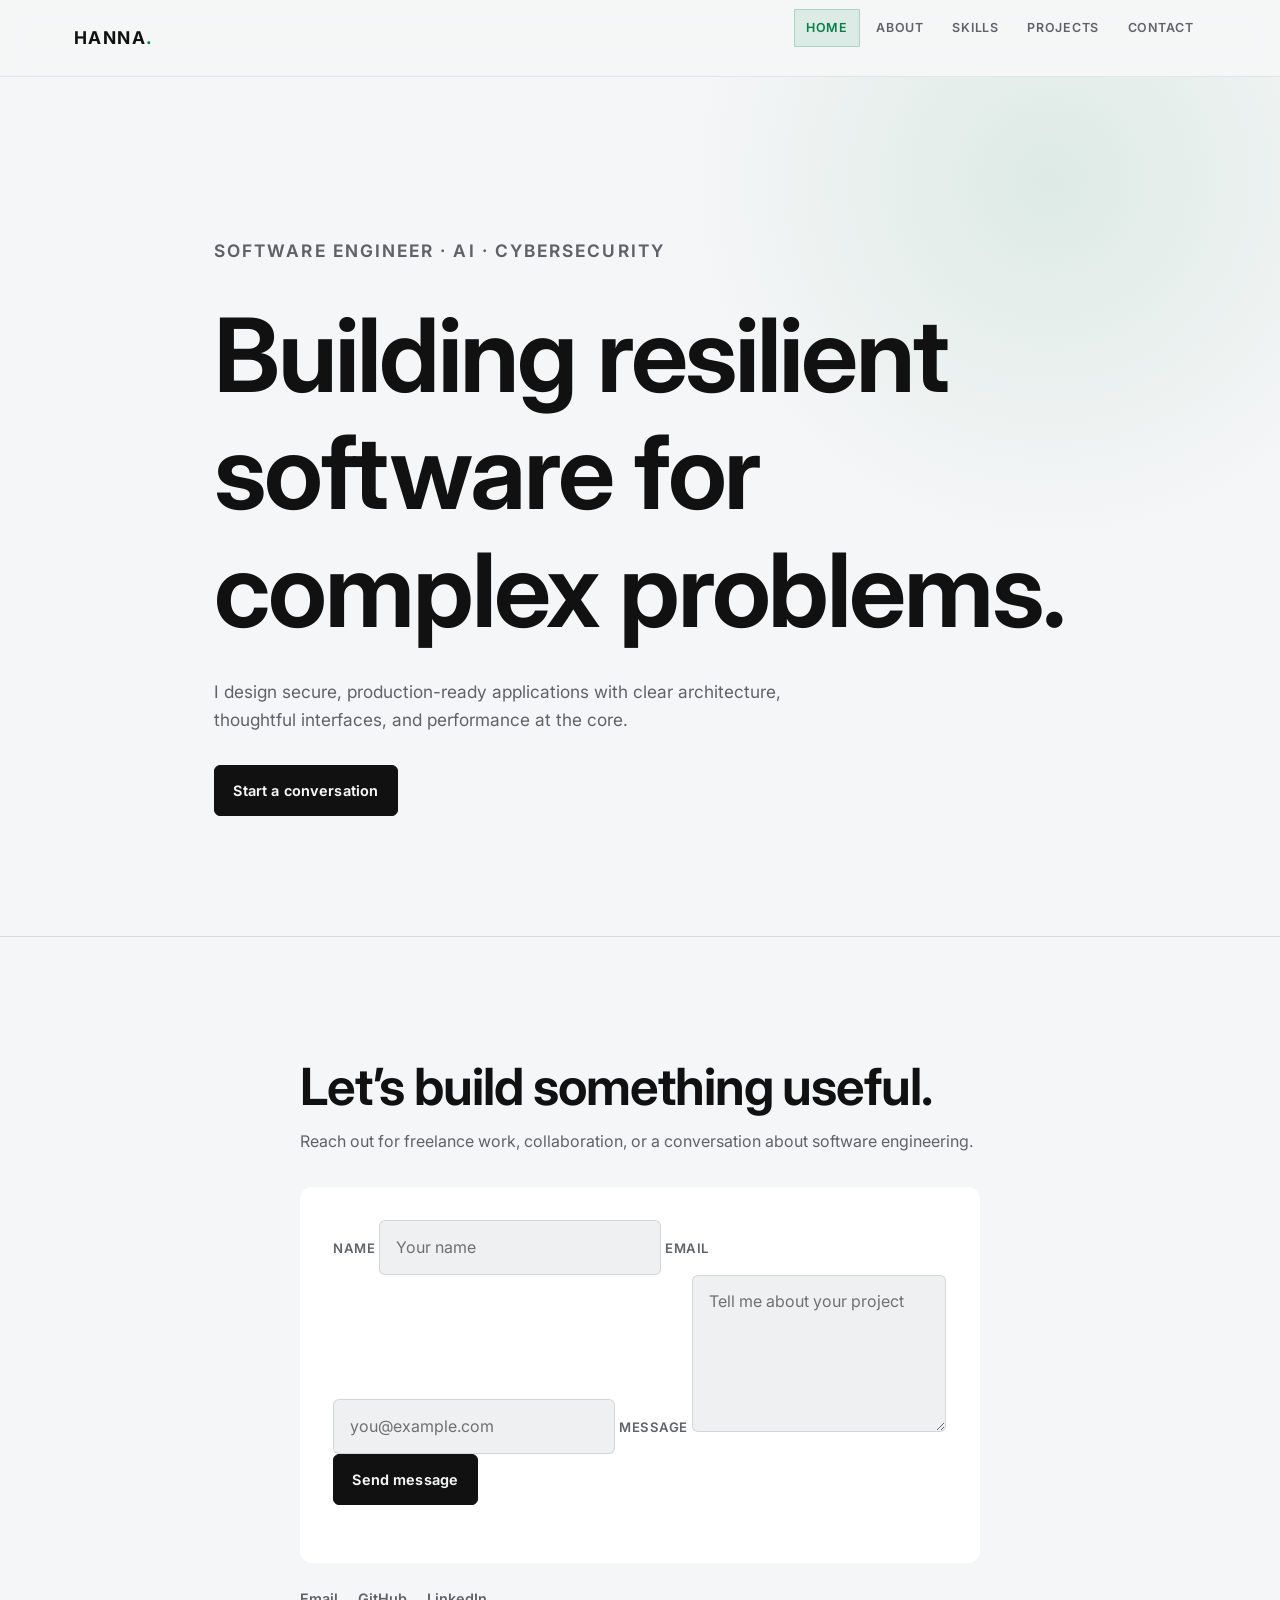
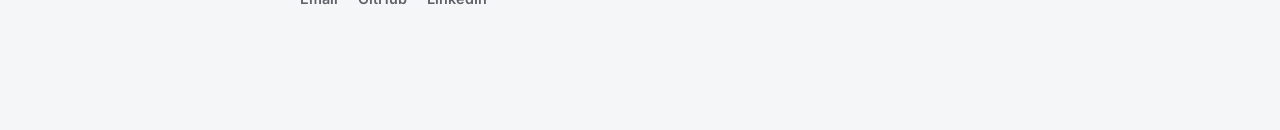
<file: index.html>
<!DOCTYPE html>
<html lang="en">
<head>
    <meta charset="UTF-8">
    <meta name="viewport" content="width=device-width, initial-scale=1.0">
    <title>HANA | Software Engineer Portfolio</title>
    <meta name="description" content="Hana Kassahun | Software Engineer Portfolio">
    <link rel="preconnect" href="https://fonts.googleapis.com">
    <link rel="preconnect" href="https://fonts.gstatic.com" crossorigin>
    <link href="https://fonts.googleapis.com/css2?family=Inter:wght@400;600;700&family=Roboto:wght@400;500;700&display=swap" rel="stylesheet">
    <link rel="stylesheet" href="portfolio.css">
</head>
<body>
    <header>
        <nav class="container" aria-label="Main Navigation">
            <a class="logo" href="index.html">Hanna<span>.</span></a>
            <ul class="nav-links">
                <li><a href="index.html">Home</a></li>
                <li><a href="about.html">About</a></li>
                <li><a href="skills.html">Skills</a></li>
                <li><a href="projects.html">Projects</a></li>
                <li><a href="contact.html">Contact</a></li>
            </ul>
        </nav>
    </header>

    <main>
        <section class="hero" id="hero" aria-labelledby="hero-title">
            <div class="container hero-content">
                <p class="eyebrow">Software Engineer · AI · Cybersecurity</p>
                <h1 id="hero-title">Building resilient software for complex problems.</h1>
                <p class="hero-lede">I design secure, production-ready applications with clear architecture, thoughtful interfaces, and performance at the core.</p>
                <a href="#smart-contact" class="btn">Start a conversation</a>
            </div>
        </section>

        <section id="smart-contact" class="section smart-contact" aria-labelledby="contact-title">
            <div class="container">
                <h2 id="contact-title">Let’s build something useful.</h2>
                <p>Reach out for freelance work, collaboration, or a conversation about software engineering.</p>
                <form id="smart-contact-form" action="https://formspree.io/f/mrenwkwr" method="POST" autocomplete="on">
                    <label for="smart-name">Name</label>
                    <input type="text" id="smart-name" name="name" placeholder="Your name" required>
                    <label for="smart-email">Email</label>
                    <input type="email" id="smart-email" name="email" placeholder="you@example.com" required>
                    <label for="smart-message">Message</label>
                    <textarea id="smart-message" name="message" placeholder="Tell me about your project" rows="5" required></textarea>
                    <button type="submit" class="btn">Send message</button>
                    <div id="smart-contact-success" role="status" aria-live="polite"></div>
                </form>
                <div class="contact-links">
                    <a href="mailto:hannabirle@gmail.com">Email</a>
                    <a href="https://github.com/hanakassahun" target="_blank" rel="noopener">GitHub</a>
                    <a href="https://www.linkedin.com/in/hana-birle/" target="_blank" rel="noopener">LinkedIn</a>
                </div>
            </div>
        </section>
    </main>

    <script src="script.js"></script>
</body>
</html>
</file>
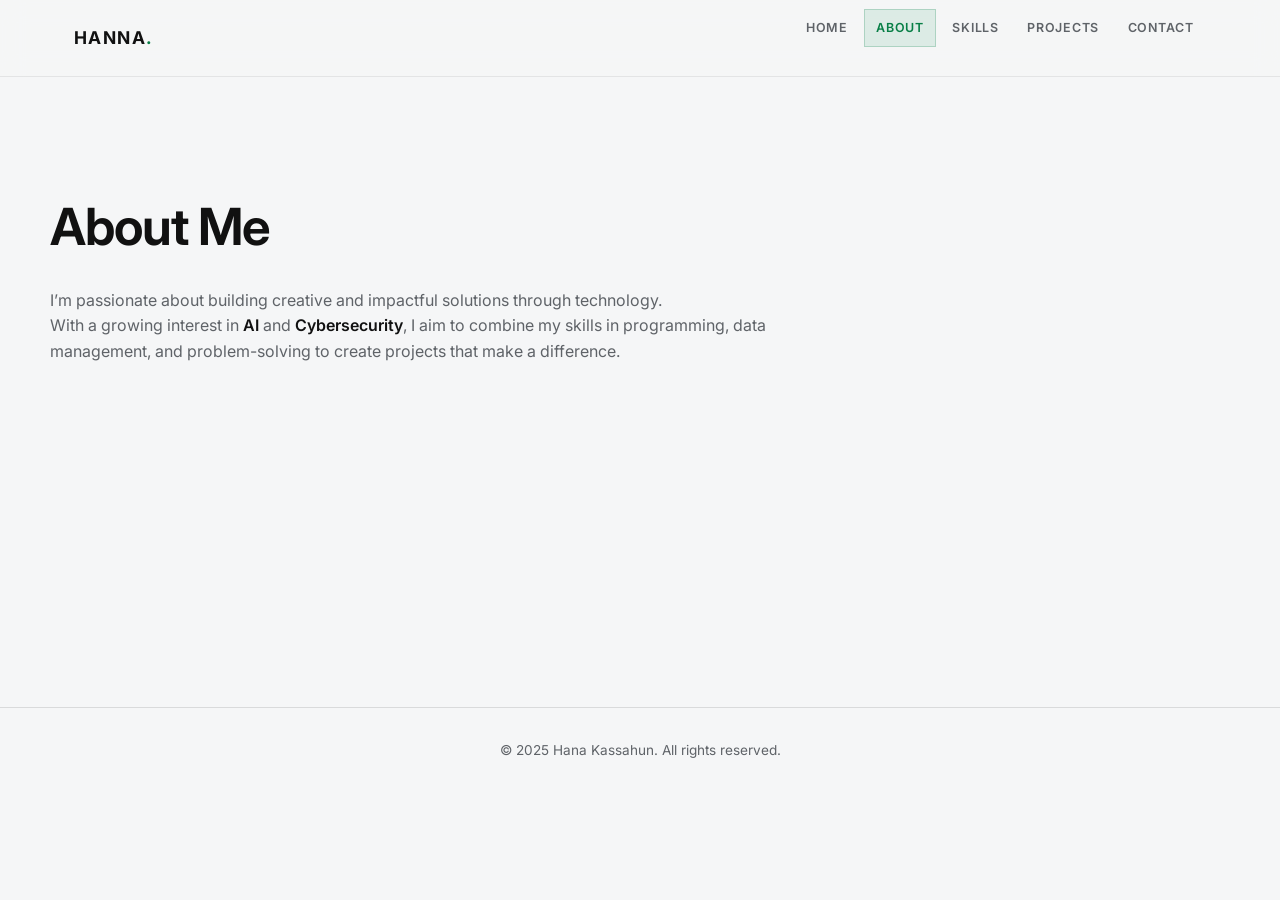
<file: about.html>
<!DOCTYPE html>
<html lang="en">
<head>
    <meta charset="UTF-8">
    <meta name="viewport" content="width=device-width, initial-scale=1.0">
    <title>HANA | About</title>
    <meta name="description" content="Hana Kassahun | Software Engineer Portfolio">
    <link rel="preconnect" href="https://fonts.googleapis.com">
    <link rel="preconnect" href="https://fonts.gstatic.com" crossorigin>
    <link href="https://fonts.googleapis.com/css2?family=Inter:wght@400;600;700&family=Roboto:wght@400;500;700&display=swap" rel="stylesheet">
    <link rel="stylesheet" href="portfolio.css">
</head>
<body>
    <!-- ===== HEADER ===== -->
    <header>
        <nav class="container" aria-label="Main Navigation">
            <div class="logo">Hanna<span>.</span></div>
            <ul class="nav-links">
                <li><a href="index.html">Home</a></li>
                <li><a href="about.html">About</a></li>
                <li><a href="skills.html">Skills</a></li>
                <li><a href="projects.html">Projects</a></li>
                <li><a href="contact.html">Contact</a></li>
            </ul>
        </nav>
    </header>

    <!-- ===== ABOUT SECTION ===== -->
    <main>
        <section class="section">
            <div class="container">
                <h2>About Me</h2>
                <p>
                    I’m passionate about building creative and impactful solutions through technology. <br>
                    With a growing interest in <strong>AI</strong> and <strong>Cybersecurity</strong>, I aim to combine my skills
                    in programming, data management, and problem-solving to create projects that make a difference.
                </p>
            </div>
        </section>
    </main>

    <!-- ===== FOOTER ===== -->
    <footer>
        <div class="container">
            <p>&copy; 2025 Hana Kassahun. All rights reserved.</p>
        </div>
    </footer>
    <script src="script.js"></script>
</body>
</html>
</file>
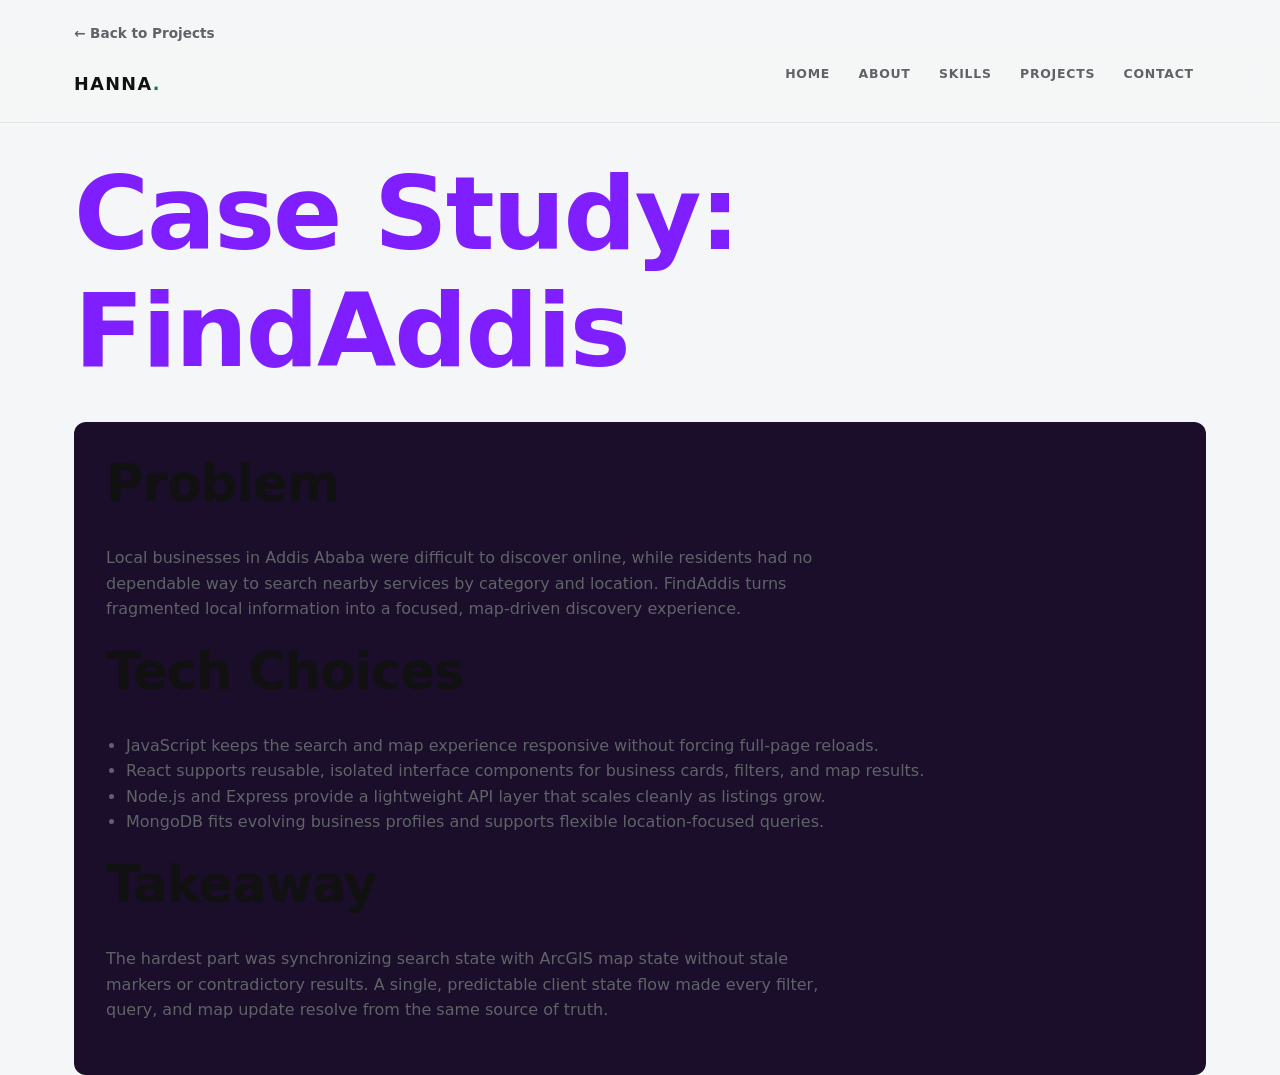
<file: case-study-findaddis.html>
<!DOCTYPE html>
<html lang="en">
<head>
    <meta charset="UTF-8">
    <meta name="viewport" content="width=device-width, initial-scale=1.0">
    <meta name="description" content="Hana Kassahun | Software Engineer Portfolio">
    <title>HANA | FindAddis Case Study</title>
    <link rel="stylesheet" href="portfolio.css">
</head>
<body>
    <p class="case-study-back"><a href="projects.html">&larr; Back to Projects</a></p>
    <header>
        <nav class="container" aria-label="Main Navigation">
            <div class="logo">Hanna<span>.</span></div>
            <ul class="nav-links">
                <li><a href="index.html">Home</a></li>
                <li><a href="about.html">About</a></li>
                <li><a href="skills.html">Skills</a></li>
                <li><a href="projects.html">Projects</a></li>
                <li><a href="contact.html">Contact</a></li>
            </ul>
        </nav>
    </header>
    <main class="container">
        <h1 style="color:#7f1fff;margin-top:2rem;">Case Study: FindAddis</h1>
        <section style="margin-top:2rem;background:#1a0e2a;color:#ffeaff;padding:2rem;border-radius:12px;">
            <h2>Problem</h2>
            <p>Local businesses in Addis Ababa were difficult to discover online, while residents had no dependable way to search nearby services by category and location. FindAddis turns fragmented local information into a focused, map-driven discovery experience.</p>
            <h2>Tech Choices</h2>
            <ul>
                <li>JavaScript keeps the search and map experience responsive without forcing full-page reloads.</li>
                <li>React supports reusable, isolated interface components for business cards, filters, and map results.</li>
                <li>Node.js and Express provide a lightweight API layer that scales cleanly as listings grow.</li>
                <li>MongoDB fits evolving business profiles and supports flexible location-focused queries.</li>
            </ul>
            <h2>Takeaway</h2>
            <p>The hardest part was synchronizing search state with ArcGIS map state without stale markers or contradictory results. A single, predictable client state flow made every filter, query, and map update resolve from the same source of truth.</p>
        </section>
    </main>
    <script src="script.js"></script>
</body>
</html>
</file>
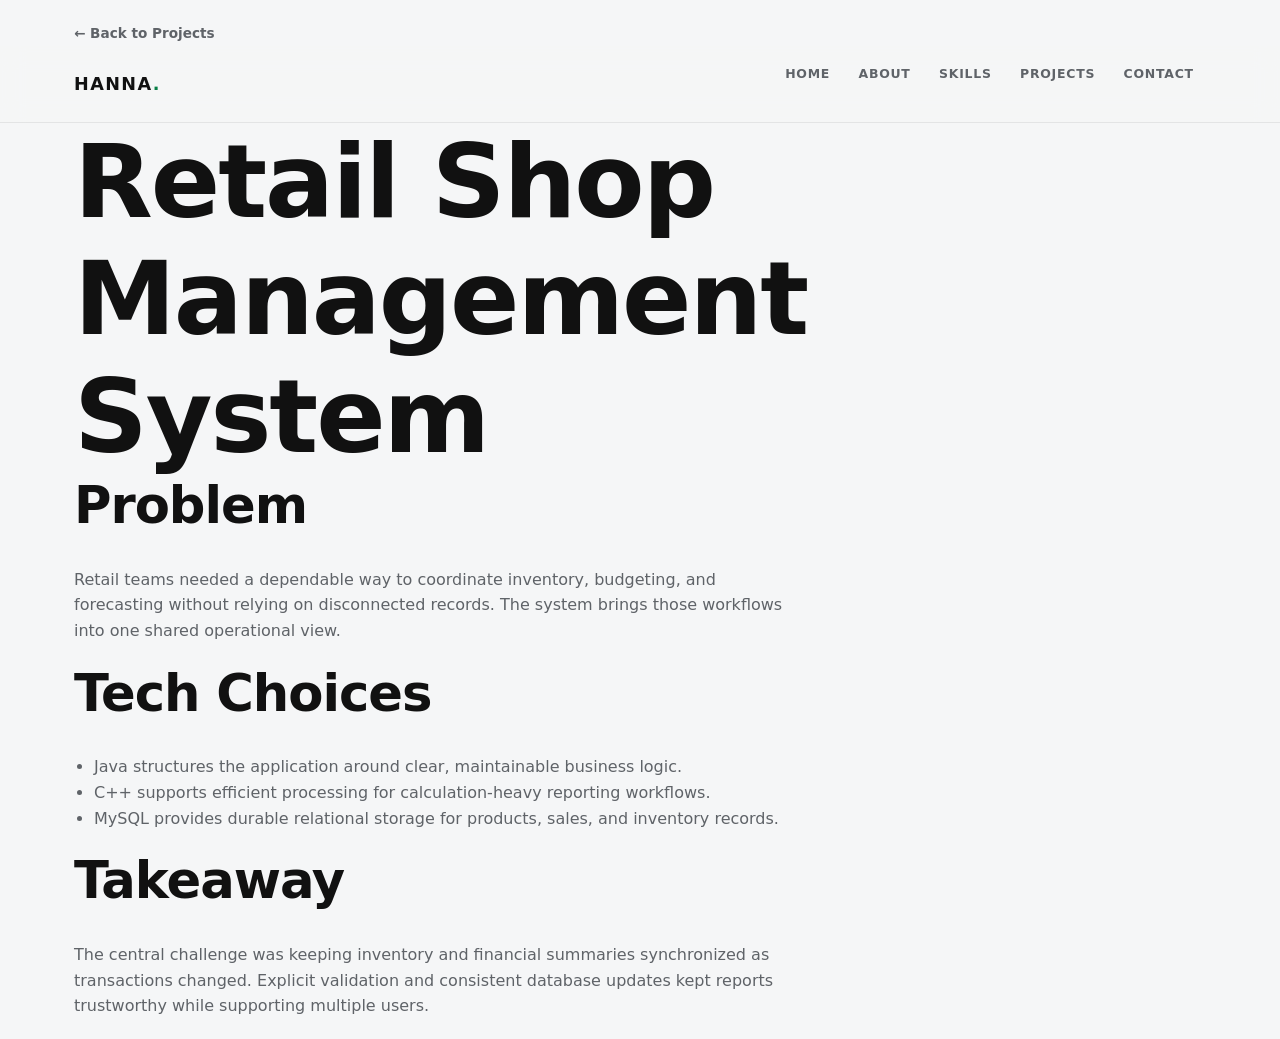
<file: case-study-retail.html>
<!DOCTYPE html>
<html lang="en">
<head>
    <meta charset="UTF-8">
    <meta name="viewport" content="width=device-width, initial-scale=1.0">
    <meta name="description" content="Hana Kassahun | Software Engineer Portfolio">
    <title>HANA | Retail Management Case Study</title>
    <link rel="stylesheet" href="portfolio.css">
</head>
<body>
    <p class="case-study-back"><a href="projects.html">&larr; Back to Projects</a></p>
    <header>
        <nav class="container" aria-label="Main Navigation">
            <a class="logo" href="index.html">Hanna<span>.</span></a>
            <ul class="nav-links">
                <li><a href="index.html">Home</a></li>
                <li><a href="about.html">About</a></li>
                <li><a href="skills.html">Skills</a></li>
                <li><a href="projects.html">Projects</a></li>
                <li><a href="contact.html">Contact</a></li>
            </ul>
        </nav>
    </header>
    <main class="container">
        <h1>Retail Shop Management System</h1>
        <section>
            <h2>Problem</h2>
            <p>Retail teams needed a dependable way to coordinate inventory, budgeting, and forecasting without relying on disconnected records. The system brings those workflows into one shared operational view.</p>
            <h2>Tech Choices</h2>
            <ul>
                <li>Java structures the application around clear, maintainable business logic.</li>
                <li>C++ supports efficient processing for calculation-heavy reporting workflows.</li>
                <li>MySQL provides durable relational storage for products, sales, and inventory records.</li>
            </ul>
            <h2>Takeaway</h2>
            <p>The central challenge was keeping inventory and financial summaries synchronized as transactions changed. Explicit validation and consistent database updates kept reports trustworthy while supporting multiple users.</p>
        </section>
    </main>
    <script src="script.js"></script>
</body>
</html>
</file>
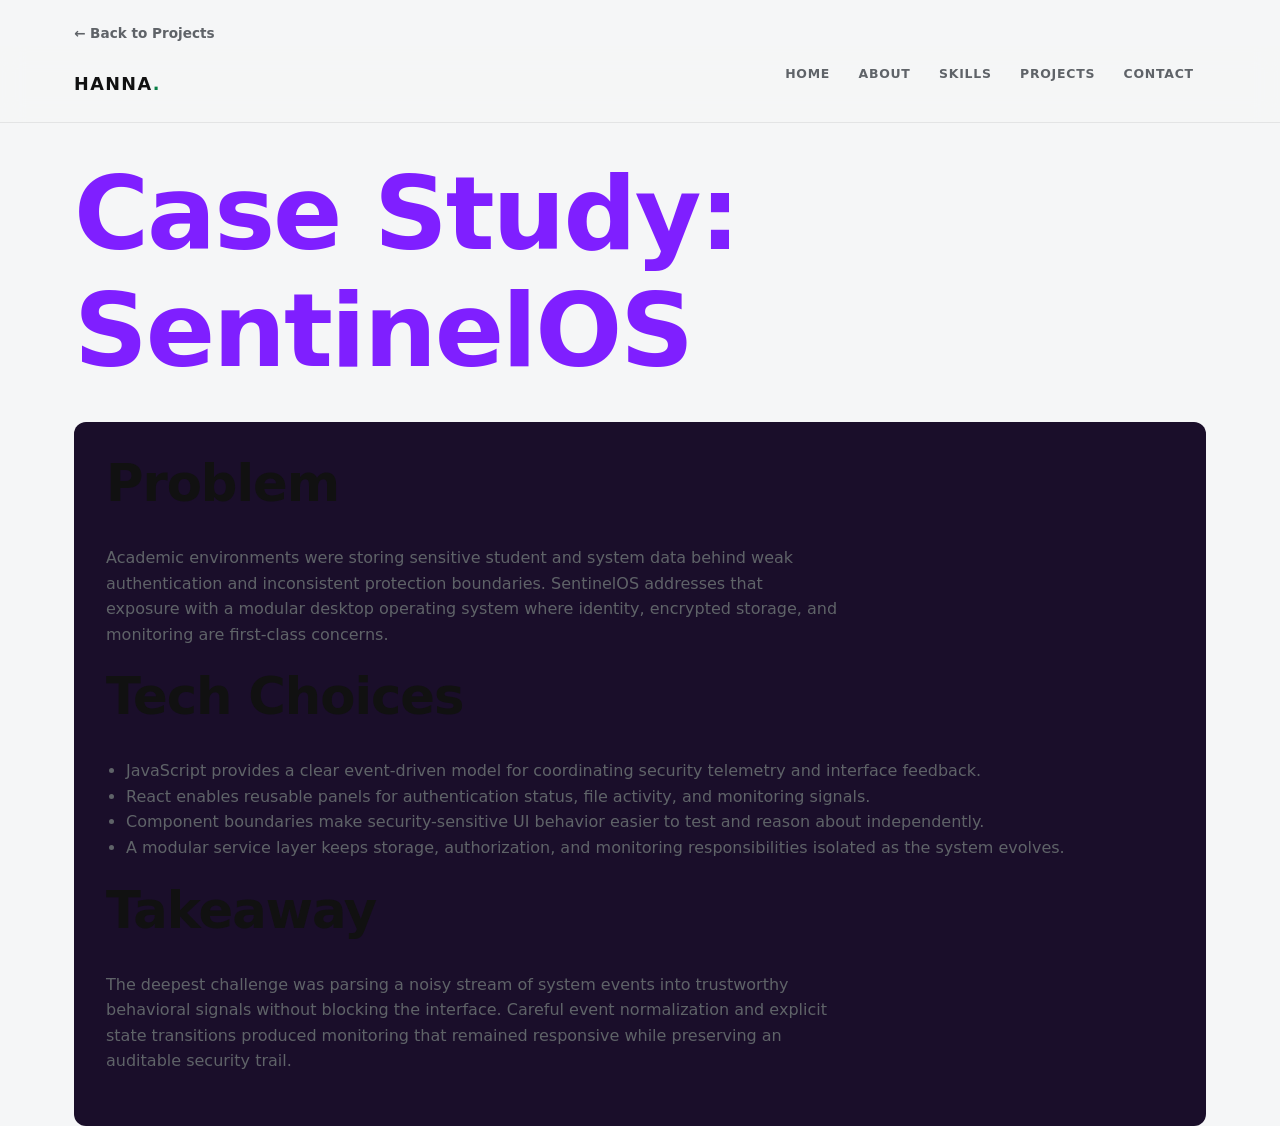
<file: case-study-sentinelos.html>
<!DOCTYPE html>
<html lang="en">
<head>
    <meta charset="UTF-8">
    <meta name="viewport" content="width=device-width, initial-scale=1.0">
    <meta name="description" content="Hana Kassahun | Software Engineer Portfolio">
    <title>HANA | SentinelOS Case Study</title>
    <link rel="stylesheet" href="portfolio.css">
</head>
<body>
    <p class="case-study-back"><a href="projects.html">&larr; Back to Projects</a></p>
    <header>
        <nav class="container" aria-label="Main Navigation">
            <div class="logo">Hanna<span>.</span></div>
            <ul class="nav-links">
                <li><a href="index.html">Home</a></li>
                <li><a href="about.html">About</a></li>
                <li><a href="skills.html">Skills</a></li>
                <li><a href="projects.html">Projects</a></li>
                <li><a href="contact.html">Contact</a></li>
            </ul>
        </nav>
    </header>
    <main class="container">
        <h1 style="color:#7f1fff;margin-top:2rem;">Case Study: SentinelOS</h1>
        <section style="margin-top:2rem;background:#1a0e2a;color:#ffeaff;padding:2rem;border-radius:12px;">
            <h2>Problem</h2>
            <p>Academic environments were storing sensitive student and system data behind weak authentication and inconsistent protection boundaries. SentinelOS addresses that exposure with a modular desktop operating system where identity, encrypted storage, and monitoring are first-class concerns.</p>
            <h2>Tech Choices</h2>
            <ul>
                <li>JavaScript provides a clear event-driven model for coordinating security telemetry and interface feedback.</li>
                <li>React enables reusable panels for authentication status, file activity, and monitoring signals.</li>
                <li>Component boundaries make security-sensitive UI behavior easier to test and reason about independently.</li>
                <li>A modular service layer keeps storage, authorization, and monitoring responsibilities isolated as the system evolves.</li>
            </ul>
            <h2>Takeaway</h2>
            <p>The deepest challenge was parsing a noisy stream of system events into trustworthy behavioral signals without blocking the interface. Careful event normalization and explicit state transitions produced monitoring that remained responsive while preserving an auditable security trail.</p>
        </section>
    </main>
    <script src="script.js"></script>
</body>
</html>
</file>
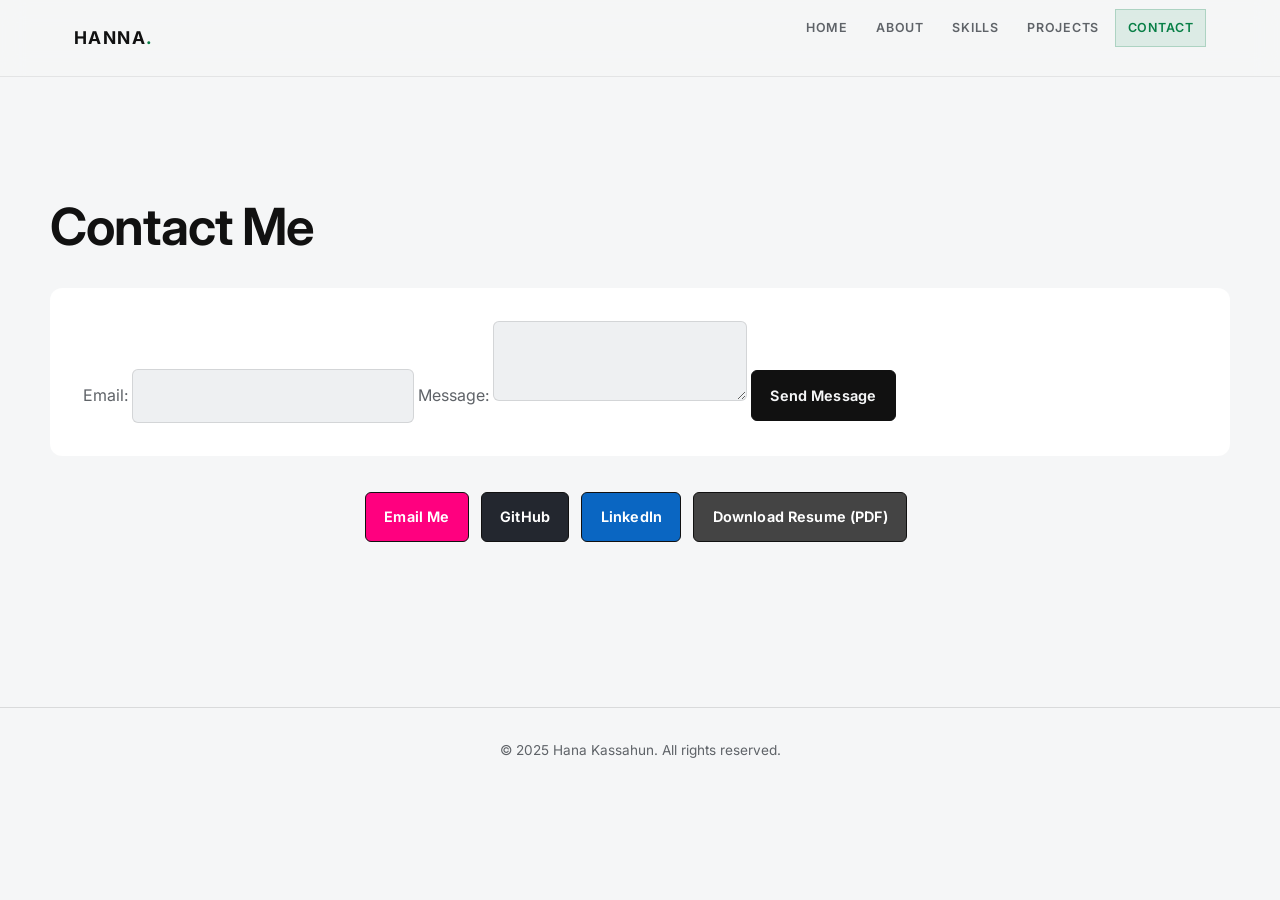
<file: contact.html>
<!DOCTYPE html>
<html lang="en">
<head>
    <meta charset="UTF-8">
    <meta name="viewport" content="width=device-width, initial-scale=1.0">
    <title>HANA | Contact</title>
    <meta name="description" content="Hana Kassahun | Software Engineer Portfolio">
    <link rel="preconnect" href="https://fonts.googleapis.com">
    <link rel="preconnect" href="https://fonts.gstatic.com" crossorigin>
    <link href="https://fonts.googleapis.com/css2?family=Inter:wght@400;600;700&family=Roboto:wght@400;500;700&display=swap" rel="stylesheet">
    <link rel="stylesheet" href="portfolio.css">
</head>
<body>
    <!-- ===== HEADER ===== -->
    <header>
        <nav class="container" aria-label="Main Navigation">
            <div class="logo">Hanna<span>.</span></div>
            <ul class="nav-links">
                <li><a href="index.html">Home</a></li>
                <li><a href="about.html">About</a></li>
                <li><a href="skills.html">Skills</a></li>
                <li><a href="projects.html">Projects</a></li>
                <li><a href="contact.html">Contact</a></li>
            </ul>
        </nav>
    </header>

    <!-- ===== CONTACT SECTION ===== -->
    <main>
        <section id="contact" class="section bg-light">
            <div class="container">
                <h2>Contact Me</h2>
                <form id="contact-form" action="https://formspree.io/f/mrenwkwr" method="POST">
                    <label for="email">Email:</label>
                    <input type="email" id="email" name="email" required>
                    <label for="message">Message:</label>
                    <textarea id="message" name="message" required></textarea>
                    <button type="submit" class="btn">Send Message</button>
                </form>
                <div style="margin-top:2.2rem; text-align:center;">
                    <a href="mailto:hannabirle@gmail.com" class="btn" style="margin:0 0.5rem 1rem 0; background:#ff007f; color:#fff;">Email Me</a>
                    <a href="https://github.com/hanakassahun" class="btn" style="margin:0 0.5rem 1rem 0; background:#23272f; color:#fff;" target="_blank">GitHub</a>
                    <a href="https://www.linkedin.com/in/hana-birle/" class="btn" style="margin:0 0.5rem 1rem 0; background:#0a66c2; color:#fff;" target="_blank" rel="noopener noreferrer">LinkedIn</a>
                    <a href="assets/Hana_Kassahun_Resume.pdf" class="btn" style="margin:0 0.5rem 1rem 0; background:#444; color:#fff;" download="Hana_Kassahun_Resume.pdf" target="_blank" rel="noopener noreferrer">Download Resume (PDF)</a>
                </div>
            </div>
        </section>
    </main>

    <!-- ===== FOOTER ===== -->
    <footer>
        <div class="container">
            <p>&copy; 2025 Hana Kassahun. All rights reserved.</p>
        </div>
    </footer>
    <script src="script.js"></script>
</body>
</html>
</file>
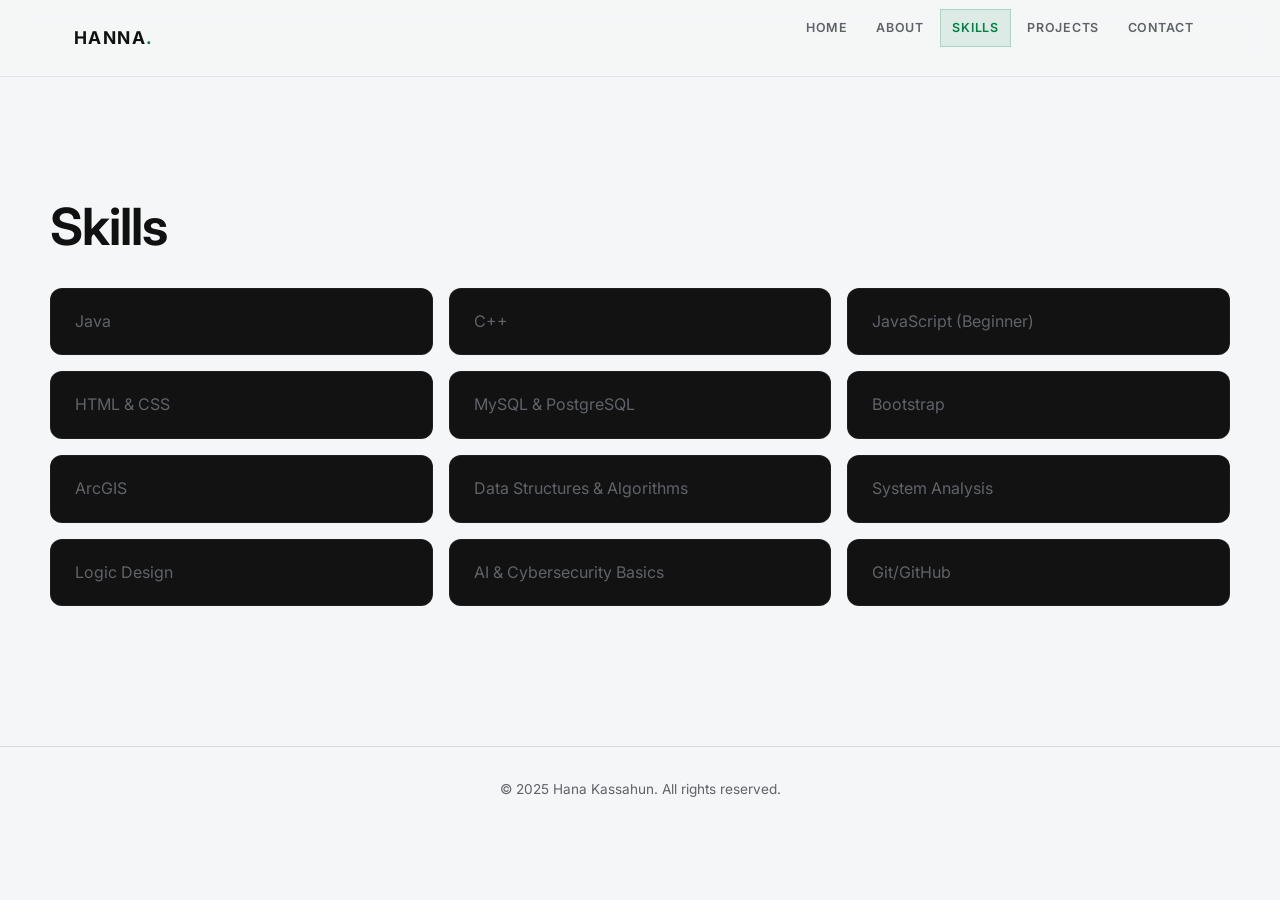
<file: skills.html>
<!DOCTYPE html>
<html lang="en">
<head>
    <meta charset="UTF-8">
    <meta name="viewport" content="width=device-width, initial-scale=1.0">
    <title>HANA | Skills</title>
    <meta name="description" content="Hana Kassahun | Software Engineer Portfolio">
    <link rel="preconnect" href="https://fonts.googleapis.com">
    <link rel="preconnect" href="https://fonts.gstatic.com" crossorigin>
    <link href="https://fonts.googleapis.com/css2?family=Inter:wght@400;600;700&family=Roboto:wght@400;500;700&display=swap" rel="stylesheet">
    <link rel="stylesheet" href="portfolio.css">
</head>
<body>
    <!-- ===== HEADER ===== -->
    <header>
        <nav class="container" aria-label="Main Navigation">
            <div class="logo">Hanna<span>.</span></div>
            <ul class="nav-links">
                <li><a href="index.html">Home</a></li>
                <li><a href="about.html">About</a></li>
                <li><a href="skills.html">Skills</a></li>
                <li><a href="projects.html">Projects</a></li>
                <li><a href="contact.html">Contact</a></li>
            </ul>
        </nav>
    </header>

    <!-- ===== SKILLS SECTION ===== -->
    <main>
        <section id="skills" class="section">
            <div class="container">
                <h2>Skills</h2>
                <ul class="skills-list">
                    <li>Java</li>
                    <li>C++</li>
                    <li>JavaScript (Beginner)</li>
                    <li>HTML &amp; CSS</li>
                    <li>MySQL &amp; PostgreSQL</li>
                    <li>Bootstrap</li>
                    <li>ArcGIS</li>
                    <li>Data Structures &amp; Algorithms</li>
                    <li>System Analysis</li>
                    <li>Logic Design</li>
                    <li>AI &amp; Cybersecurity Basics</li>
                    <li>Git/GitHub</li>
                </ul>
            </div>
        </section>
    </main>

    <!-- ===== FOOTER ===== -->
    <footer>
        <div class="container">
            <p>&copy; 2025 Hana Kassahun. All rights reserved.</p>
        </div>
    </footer>
    <script src="script.js"></script>
</body>
</html>
</file>
<file: portfolio.css>
:root {
    --canvas: #0a0a0a;
    --surface: #121212;
    --surface-elevated: #181818;
    --text: #ffffff;
    --muted: #a3a3a3;
    --line: rgba(255, 255, 255, 0.07);
    --line-strong: rgba(255, 255, 255, 0.14);
    --accent: #00ff66;
    --accent-soft: rgba(0, 255, 102, 0.12);
    --max-width: 1180px;
    --font-sans: Inter, "Inter Tight", system-ui, -apple-system, BlinkMacSystemFont, "Segoe UI", sans-serif;
    --ease: cubic-bezier(0.22, 1, 0.36, 1);
}

* {
    box-sizing: border-box;
    margin: 0;
    padding: 0;
}

html {
    scroll-behavior: smooth;
}

body {
    background: var(--canvas);
    color: var(--text);
    font-family: var(--font-sans);
    font-size: 1rem;
    line-height: 1.6;
    max-width: 100%;
    min-width: 320px;
    overflow-x: hidden;
}

body:not(.dark-mode) {
    --canvas: #f5f6f7;
    --surface: #ffffff;
    --surface-elevated: #eef0f2;
    --text: #111111;
    --muted: #5f6368;
    --line: rgba(17, 17, 17, 0.12);
    --line-strong: rgba(17, 17, 17, 0.2);
    --accent: #087f46;
    --accent-soft: rgba(8, 127, 70, 0.1);
}

body:not(.dark-mode) header {
    background: rgba(245, 246, 247, 0.78);
    border-bottom-color: rgba(17, 17, 17, 0.08);
}

body:not(.dark-mode) .nav-links a:hover,
body:not(.dark-mode) .nav-links a:focus-visible,
body:not(.dark-mode) .nav-links a.active {
    background: var(--accent-soft);
    border-color: rgba(8, 127, 70, 0.22);
}

body:not(.dark-mode) .hero {
    background: radial-gradient(circle at 82% 12%, rgba(8, 127, 70, 0.1), transparent 28%), var(--canvas);
}

body:not(.dark-mode) .hero h2,
body:not(.dark-mode) .hero p,
body:not(.dark-mode) .hero p span {
    color: var(--muted) !important;
}

body:not(.dark-mode) .card,
body:not(.dark-mode) .service-card,
body:not(.dark-mode) .case-card,
body:not(.dark-mode) .analytics-card,
body:not(.dark-mode) #contact-form,
body:not(.dark-mode) #smart-contact-form,
body:not(.dark-mode) main > .container > section[style] {
    background: var(--surface) !important;
    color: var(--muted);
}

body:not(.dark-mode) #contact-form input,
body:not(.dark-mode) #contact-form textarea,
body:not(.dark-mode) #smart-contact-form input,
body:not(.dark-mode) #smart-contact-form textarea,
body:not(.dark-mode) #terminal-input,
body:not(.dark-mode) #aiChatInput {
    background: var(--surface-elevated) !important;
    color: var(--text) !important;
}

body:not(.dark-mode) #aiChatModal,
body:not(.dark-mode) #scannerModal,
body:not(.dark-mode) #projectModal {
    background: rgba(17, 17, 17, 0.36) !important;
}

body:not(.dark-mode) #aiChatModal > div,
body:not(.dark-mode) #scannerModal > div,
body:not(.dark-mode) #projectModal > div {
    background: var(--surface) !important;
    color: var(--text) !important;
}

body.dark-mode {
    --canvas: #0a0a0a;
    --surface: #121212;
    --surface-elevated: #181818;
    --text: #ffffff;
    --muted: #a3a3a3;
    --line: rgba(255, 255, 255, 0.07);
    --line-strong: rgba(255, 255, 255, 0.14);
    --accent: #00ff66;
    --accent-soft: rgba(0, 255, 102, 0.12);
}

::selection {
    background: var(--accent);
    color: var(--canvas);
}

img,
svg,
canvas {
    max-width: 100%;
}

button,
input,
textarea {
    font: inherit;
}

button,
.btn {
    cursor: pointer;
}

button:focus-visible,
a:focus-visible,
input:focus-visible,
textarea:focus-visible {
    outline: 2px solid var(--accent);
    outline-offset: 3px;
}

a {
    color: var(--muted);
    text-decoration: none;
    transition: color 220ms var(--ease), background-color 220ms var(--ease), border-color 220ms var(--ease);
}

a:hover,
a:focus-visible {
    color: var(--accent);
}

.container {
    margin: 0 auto;
    max-width: var(--max-width);
    padding-left: 24px;
    padding-right: 24px;
    width: 100%;
}

header {
    background: rgba(10, 10, 10, 0.75);
    backdrop-filter: blur(12px);
    -webkit-backdrop-filter: blur(12px);
    border-bottom: 1px solid rgba(255, 255, 255, 0.05);
    position: sticky;
    top: 0;
    z-index: 1000;
}

nav {
    align-items: center;
    display: flex;
    justify-content: space-between;
    min-height: 76px;
    width: 100%;
}

.logo {
    color: var(--text);
    font-size: 1.1rem;
    font-weight: 700;
    letter-spacing: 0.08em;
    text-transform: uppercase;
}

.logo span {
    color: var(--accent);
}

.nav-links {
    align-items: center;
    display: flex;
    flex-wrap: wrap;
    gap: 0.25rem;
    list-style: none;
}

.nav-links a {
    border: 1px solid transparent;
    color: var(--muted);
    display: block;
    font-size: 0.78rem;
    font-weight: 600;
    letter-spacing: 0.06em;
    padding: 0.5rem 0.7rem;
    text-transform: uppercase;
}

.nav-links a:hover,
.nav-links a:focus-visible,
.nav-links a.active {
    background: var(--accent-soft);
    border-color: rgba(0, 255, 102, 0.22);
    color: var(--accent);
}

main {
    min-height: 70vh;
}

.section {
    padding: 120px 24px;
}

.section > .container {
    padding-left: 0;
    padding-right: 0;
}

.bg-light,
.bg-dark {
    background: var(--canvas);
}

h1,
h2,
h3,
h4 {
    color: var(--text);
    font-weight: 650;
    letter-spacing: -0.02em;
    line-height: 1.15;
}

h1 {
    font-size: clamp(2.8rem, 8vw, 6.5rem);
    max-width: 950px;
}

h2 {
    font-size: clamp(2rem, 4vw, 3.2rem);
    margin-bottom: 2rem;
}

h3 {
    font-size: 1.2rem;
    margin-bottom: 0.75rem;
}

p,
li {
    color: var(--muted);
}

p {
    margin-bottom: 1.25rem;
    max-width: 72ch;
}

ul,
ol {
    margin-bottom: 1.25rem;
    padding-left: 1.25rem;
}

strong {
    color: var(--text);
    font-weight: 600;
}

.hero {
    background: radial-gradient(circle at 82% 12%, rgba(0, 255, 102, 0.08), transparent 28%), var(--canvas);
    min-height: 78vh;
    padding: 160px 24px 120px;
    position: relative;
}

.hero-content {
    max-width: 900px;
    position: relative;
    z-index: 1;
}

.eyebrow {
    color: var(--accent) !important;
    font-size: 0.78rem !important;
    font-weight: 650;
    letter-spacing: 0.12em;
    margin-bottom: 1.5rem !important;
    text-transform: uppercase;
}

.hero-lede {
    color: var(--muted) !important;
    font-size: clamp(1.05rem, 2vw, 1.3rem) !important;
    margin: 1.75rem 0 2.25rem !important;
    max-width: 600px;
}

.hero h1 span {
    color: var(--text);
}

.hero h2 {
    color: var(--muted) !important;
    font-size: clamp(1.1rem, 2.5vw, 1.65rem);
    font-weight: 500 !important;
    letter-spacing: 0;
    margin: 1.5rem 0 1.25rem !important;
}

.hero p {
    color: var(--muted) !important;
    font-size: 1.08rem !important;
    margin-bottom: 2rem !important;
}

.hero p span {
    color: var(--accent) !important;
    font-size: inherit !important;
}

.hero-overlay {
    display: none;
}

.btn {
    background: var(--text);
    border: 1px solid var(--text);
    border-radius: 6px;
    color: var(--canvas);
    display: inline-block;
    font-size: 0.9rem;
    font-weight: 650;
    letter-spacing: 0.01em;
    padding: 0.8rem 1.15rem;
    transition: background-color 220ms var(--ease), border-color 220ms var(--ease), color 220ms var(--ease), transform 220ms var(--ease);
}

.btn:hover,
.btn:focus-visible {
    background: var(--accent);
    border-color: var(--accent);
    color: var(--canvas);
    transform: translateY(-2px);
}

.grid {
    display: grid;
    gap: 1.25rem;
    grid-template-columns: repeat(auto-fit, minmax(320px, 1fr));
}

.card,
.service-card,
.case-card,
.analytics-card {
    background: #121212 !important;
    border: 1px solid rgba(255, 255, 255, 0.05) !important;
    border-radius: 12px !important;
    box-shadow: none !important;
    color: var(--muted);
    min-width: 0;
    padding: 1.5rem !important;
    transition: border-color 250ms var(--ease), box-shadow 250ms var(--ease), transform 250ms var(--ease);
}

.card:hover,
.service-card:hover,
.case-card:hover,
.analytics-card:hover {
    border-color: rgba(0, 255, 102, 0.25) !important;
    box-shadow: 0 0 0 4px rgba(0, 255, 102, 0.035) !important;
    transform: translateY(-5px);
}

.card::before {
    display: none;
}

.card img {
    border-radius: 8px;
    display: block;
    height: 210px;
    margin-bottom: 1.25rem;
    object-fit: cover;
    width: 100%;
}

.project-screenshot {
    aspect-ratio: 16 / 9;
    border: 1px solid rgba(255, 255, 255, 0.08);
    border-radius: 8px;
    background: #161616;
    overflow: hidden;
    position: relative;
    transition: transform 260ms var(--ease);
    width: 100%;
}

.project-screenshot img {
    border: 0;
    border-radius: 0;
    height: 100%;
    margin: 0;
    object-fit: cover;
    position: relative;
    width: 100%;
    z-index: 1;
}

.project-screenshot.image-missing img {
    display: none;
}

.project-screenshot.image-missing::before {
    color: #a3a3a3;
    content: attr(data-label) " - Preview Coming Soon";
    font-size: 0.9rem;
    font-weight: 500;
    left: 50%;
    letter-spacing: 0.04em;
    position: absolute;
    text-align: center;
    top: 50%;
    transform: translate(-50%, -50%);
    width: 100%;
}

.card:hover .project-screenshot {
    transform: scale(1.02);
}

.card h3,
.service-card h3,
.case-card h3 {
    color: var(--text) !important;
}

.card p,
.service-card p,
.case-card p {
    color: var(--muted) !important;
    font-size: 0.94rem;
}

.card a:not(.btn),
.case-card a:not(.btn) {
    color: var(--muted);
    display: inline-block;
    font-size: 0.86rem;
    font-weight: 600;
    margin: 0.35rem 0.85rem 0 0;
}

.card a:not(.btn):hover,
.case-card a:not(.btn):hover {
    color: var(--accent);
}

.tech-stack {
    display: flex;
    flex-wrap: wrap;
    gap: 0.45rem;
    margin: 1rem 0 1.25rem;
}

.tech-stack span {
    background: var(--accent-soft);
    border: 1px solid rgba(0, 255, 102, 0.18);
    border-radius: 999px;
    color: var(--accent);
    font-size: 0.72rem;
    font-weight: 650;
    letter-spacing: 0.03em;
    padding: 0.25rem 0.55rem;
}

.case-study-link {
    margin-top: 0.5rem;
}

.skills-list {
    display: grid;
    gap: 1rem;
    grid-template-columns: repeat(auto-fit, minmax(320px, 1fr));
    list-style: none;
    padding: 0;
}

.skills-list li {
    background: #121212;
    border: 1px solid rgba(255, 255, 255, 0.05);
    border-radius: 12px;
    color: var(--muted);
    padding: 1.25rem 1.5rem;
    transition: border-color 250ms var(--ease), box-shadow 250ms var(--ease), color 250ms var(--ease);
}

.skills-list li:hover {
    border-color: rgba(0, 255, 102, 0.25);
    box-shadow: 0 0 0 4px rgba(0, 255, 102, 0.035);
    color: var(--text);
}

#contact-form,
#smart-contact-form {
    background: #121212 !important;
    border: 1px solid rgba(255, 255, 255, 0.05) !important;
    border-radius: 12px !important;
    box-shadow: none !important;
    color: var(--muted);
    padding: 2rem !important;
}

.smart-contact {
    border-top: 1px solid var(--line);
}

.smart-contact > .container {
    max-width: 680px;
}

.smart-contact h2 {
    margin-bottom: 0.85rem;
}

.smart-contact > .container > p {
    margin-bottom: 2rem;
}

#smart-contact-form label {
    color: var(--muted);
    font-size: 0.82rem;
    font-weight: 600;
    letter-spacing: 0.04em;
    text-transform: uppercase;
}

#smart-contact-form .btn {
    align-self: flex-start;
}

#smart-contact-success {
    color: var(--accent);
    min-height: 1.6em;
    text-align: left;
}

.contact-links {
    display: flex;
    flex-wrap: wrap;
    gap: 1.25rem;
    margin-top: 1.5rem;
}

.contact-links a {
    color: var(--muted);
    font-size: 0.9rem;
    font-weight: 600;
}

#contact-form input,
#contact-form textarea,
#smart-contact-form input,
#smart-contact-form textarea {
    background: var(--surface-elevated) !important;
    border: 1px solid var(--line) !important;
    border-radius: 6px;
    color: var(--text) !important;
    padding: 0.85rem 1rem !important;
}

#contact-form input::placeholder,
#contact-form textarea::placeholder,
#smart-contact-form input::placeholder,
#smart-contact-form textarea::placeholder {
    color: #707070;
}

#contact-form input:focus,
#contact-form textarea:focus,
#smart-contact-form input:focus,
#smart-contact-form textarea:focus {
    border-color: rgba(0, 255, 102, 0.55) !important;
    outline: none;
}

footer {
    background: var(--canvas);
    border-top: 1px solid var(--line);
    color: var(--muted);
    padding: 2rem 24px;
    text-align: center;
}

footer p {
    font-size: 0.85rem;
    margin: 0 auto;
}

.case-study-back {
    margin: 1.25rem auto 0;
    max-width: var(--max-width);
    padding: 0 24px;
}

.case-study-back a {
    color: var(--muted);
    font-size: 0.85rem;
    font-weight: 600;
}

.case-study-back a:hover {
    color: var(--accent);
}

main > .container > section[style] {
    background: #121212 !important;
    border: 1px solid var(--line);
    border-radius: 12px !important;
    color: var(--muted) !important;
    padding: 2.5rem !important;
}

main > .container > section[style] h2 {
    color: var(--text) !important;
    font-size: 1.6rem;
    margin-top: 2rem;
}

main > .container > section[style] h2:first-child {
    margin-top: 0;
}

.dev-info {
    background: var(--surface-elevated) !important;
    border: 1px solid var(--line) !important;
    border-left: 2px solid var(--accent) !important;
    border-radius: 6px;
    color: var(--muted) !important;
    display: none;
    margin: 1.25rem 0;
    padding: 1rem 1.1rem;
}

.dev-mode .dev-info {
    display: block !important;
}

pre {
    background: var(--surface-elevated) !important;
    border: 1px solid var(--line);
    border-radius: 8px;
    color: var(--muted) !important;
    max-width: 100%;
    overflow-x: auto;
    padding: 1rem;
}

/* Full-screen modal shells retain inline display:none until JavaScript opens them. */
#aiChatModal,
#scannerModal,
#projectModal {
    align-items: center !important;
    background: rgba(10, 10, 10, 0.82) !important;
    backdrop-filter: blur(10px);
    -webkit-backdrop-filter: blur(10px);
    inset: 0;
    justify-content: center !important;
    padding: 24px;
    position: fixed !important;
    z-index: 2000 !important;
}

#aiChatModal > div,
#scannerModal > div,
#projectModal > div {
    background: var(--surface) !important;
    border: 1px solid var(--line-strong);
    border-radius: 12px !important;
    box-shadow: 0 24px 80px rgba(0, 0, 0, 0.55) !important;
    color: var(--text) !important;
    max-height: min(760px, 90vh);
    max-width: 520px !important;
    overflow-y: auto;
    padding: 2rem !important;
    width: min(100%, 520px);
}

#aiChatModal button[id^="close"],
#scannerModal button[id^="close"],
#projectModal button[id^="close"] {
    background: transparent !important;
    border: 1px solid var(--line);
    border-radius: 50%;
    color: var(--muted) !important;
    height: 34px;
    line-height: 1;
    padding: 0;
    width: 34px;
}

#aiChatModal button[id^="close"]:hover,
#scannerModal button[id^="close"]:hover,
#projectModal button[id^="close"]:hover {
    border-color: var(--accent);
    color: var(--accent) !important;
}

#aiChatHistory,
#aiChatArch,
#projectModalArch,
#projectModalTech,
#projectModalDB,
#projectModalChallenges,
#projectModalPerf,
#projectModalRefactor {
    background: var(--surface-elevated) !important;
    border-color: var(--line) !important;
    color: var(--muted) !important;
}

#aiChatInput,
#terminal-input {
    background: var(--surface-elevated) !important;
    border: 1px solid var(--line) !important;
    border-radius: 6px;
    color: var(--text) !important;
}

#terminal-window {
    background: var(--surface) !important;
    border: 1px solid var(--line);
    border-radius: 12px !important;
    box-shadow: none !important;
    color: var(--muted) !important;
    max-width: 600px;
}

.menu-toggle {
    background: transparent;
    border: 1px solid var(--line);
    border-radius: 6px;
    color: var(--muted);
    display: none;
    padding: 0.45rem 0.7rem;
}

@media (max-width: 760px) {
    .section {
        padding: 88px 24px;
    }

    .hero {
        min-height: auto;
        padding: 110px 24px 88px;
    }

    nav {
        align-items: flex-start;
        flex-direction: column;
        gap: 0.75rem;
        padding-bottom: 0.9rem;
        padding-top: 0.9rem;
    }

    .nav-links {
        gap: 0.15rem;
        width: 100%;
    }

    .nav-links a {
        font-size: 0.7rem;
        padding: 0.45rem 0.5rem;
    }

    .grid,
    .skills-list {
        grid-template-columns: 1fr;
    }
}

@media (max-width: 420px) {
    .container,
    .section,
    .hero,
    footer {
        padding-left: 16px;
        padding-right: 16px;
    }

    .case-study-back {
        padding-left: 16px;
        padding-right: 16px;
    }

    .nav-links {
        display: grid;
        grid-template-columns: repeat(2, 1fr);
    }

    .nav-links li:last-child {
        grid-column: 1 / -1;
    }

    .card,
    .service-card,
    .case-card,
    .analytics-card {
        padding: 1.15rem !important;
    }

    main > .container > section[style] {
        padding: 1.5rem !important;
    }

    #aiChatModal,
    #scannerModal,
    #projectModal {
        padding: 16px;
    }
}

@media (prefers-reduced-motion: reduce) {
    html {
        scroll-behavior: auto;
    }

    *,
    *::before,
    *::after {
        transition-duration: 0.01ms !important;
    }
}
</file>
